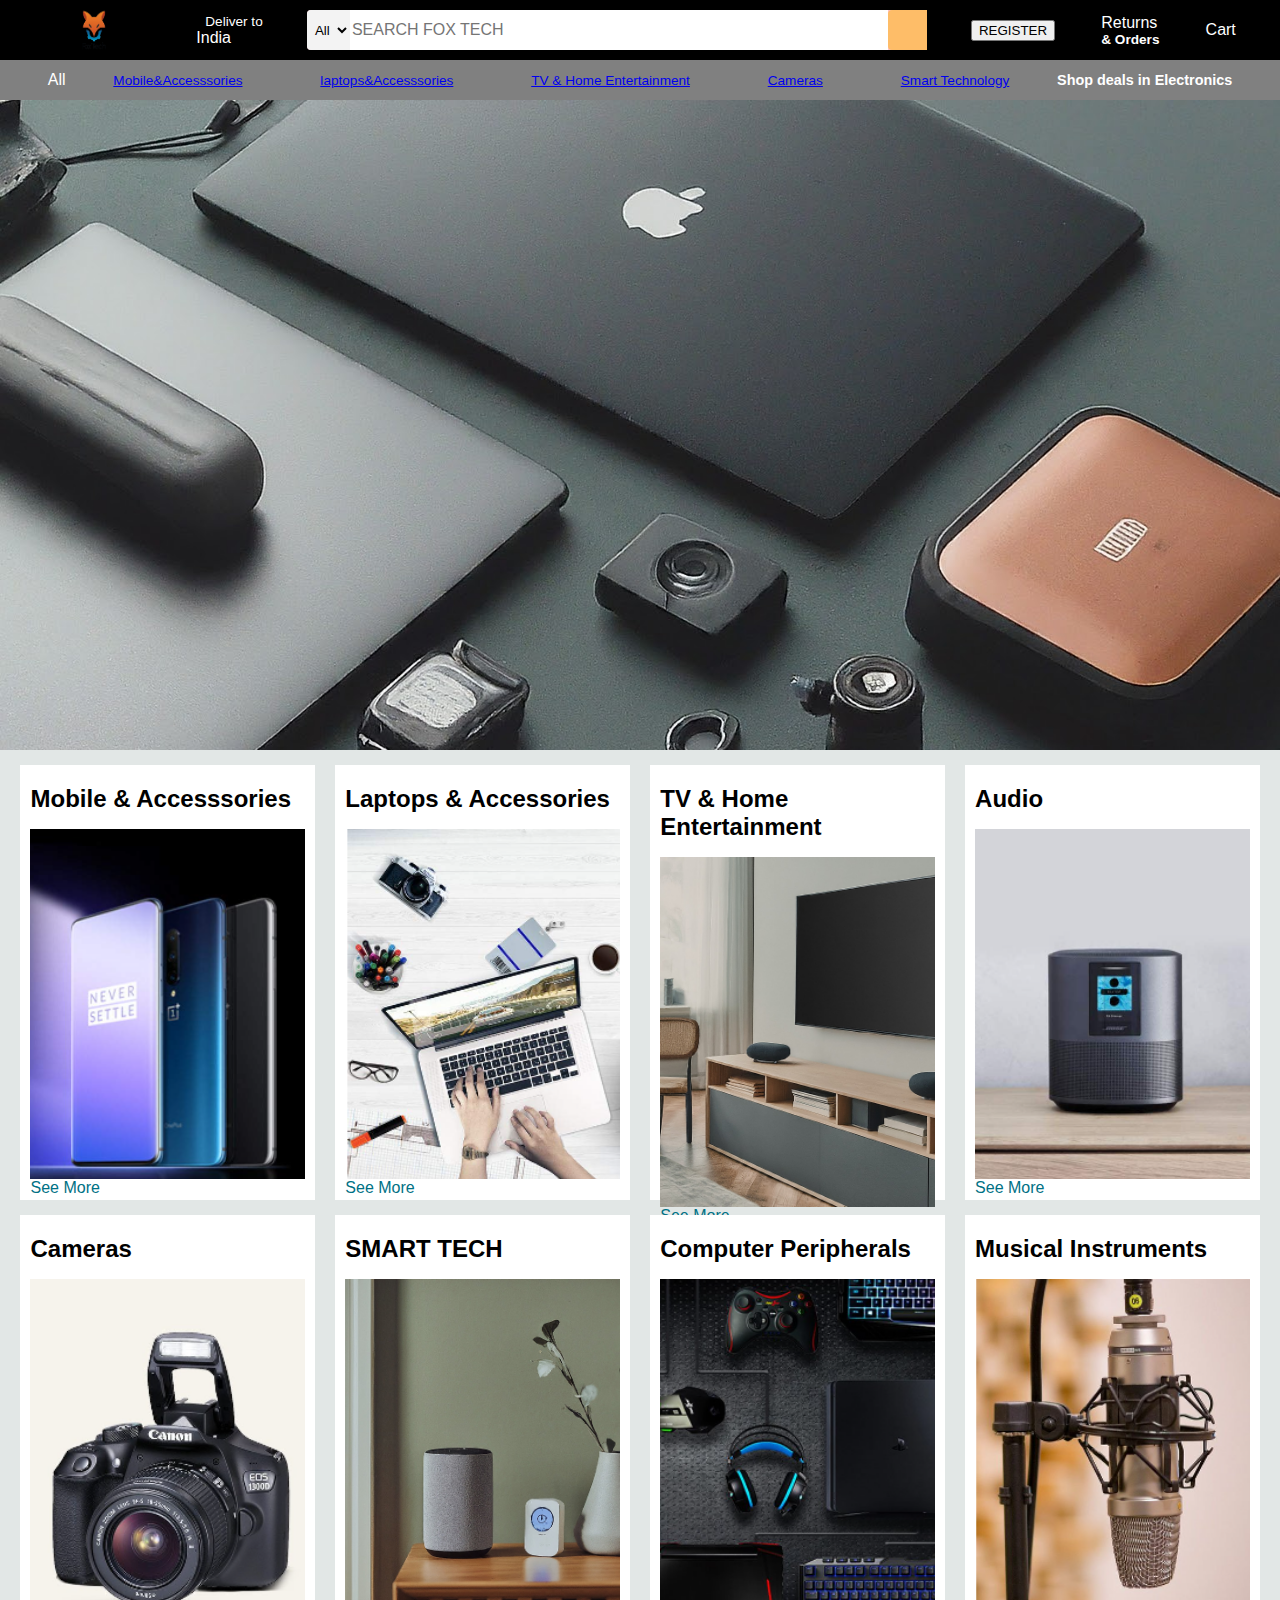
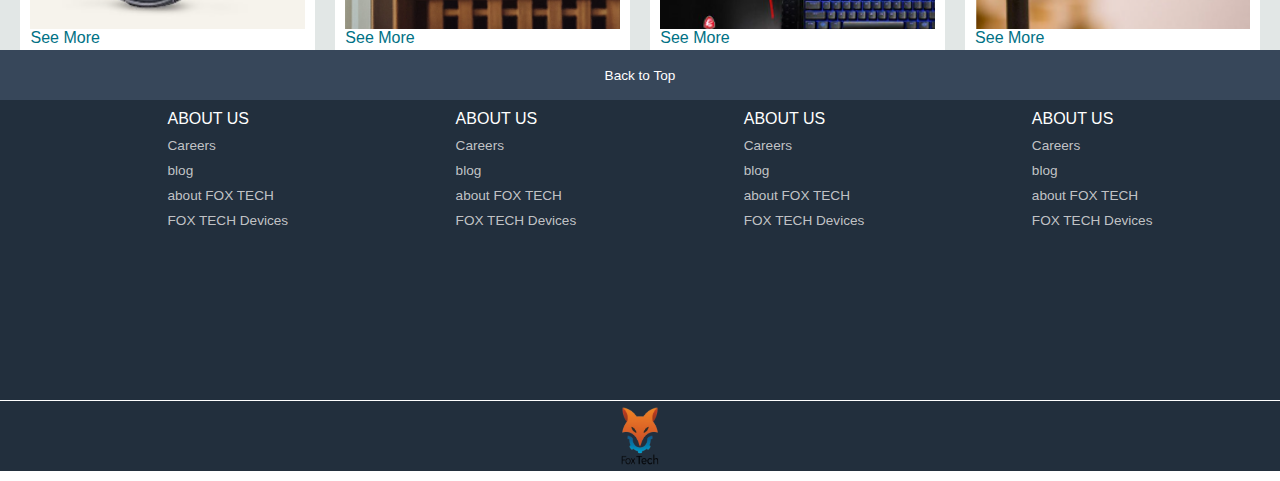
<file: e-commeriers/index.html>
<!DOCTYPE html>

<html lang="en">


    <head><meta charset="utf-8">
        <meta http-equiv="X-UA-Compatin=ble" content="IE=edge">
        <meta name="viewport"  content="width=device-width,initial-scale=1.0">
        <link rel="stylesheet" href="sytle.css">
        <link rel="stylesheet" href="https://cdnjs.cloudflare.com/ajax/libs/font-awesome/6.5.2/css/all.min.css" integrity="sha512-SnH5WK+bZxgPHs44uWIX+LLJAJ9/2PkPKZ5QiAj6Ta86w+fsb2TkcmfRyVX3pBnMFcV7oQPJkl9QevSCWr3W6A==" crossorigin="anonymous" referrerpolicy="no-referrer" />
        <style>
          .dropdown-content {
              display: none;
              position: absolute;
              background-color: #f9f9f9;
              min-width: 160px;
              box-shadow: 0px 8px 16px 0px rgba(0, 0, 0, 0.2);
              z-index: 1;
          }
  
          .dropdown-content a {
              color: black;
              padding: 12px 16px;
              text-decoration: none;
              display: block;
          }
  
          .dropdown-content a:hover {
              background-color: #f1f1f1;
          }
  
          .dropdown:hover .dropdown-content {
              display: block;
          }
  
          .form-popup {
              display: none;
              position: fixed;
              left: 50%;
              top: 50%;
              transform: translate(-50%, -50%);
              border: 3px solid #f1f1f1;
              z-index: 9;
              background-color: white;
              padding: 20px;
              box-shadow: 0 5px 15px rgba(0, 0, 0, 0.3);
          }
  
          .form-container {
              max-width: 300px;
              padding: 10px;
          }
  
          .form-container input[type=text],
          .form-container input[type=password] {
              width: 100%;
              padding: 15px;
              margin: 5px 0 22px 0;
              display: inline-block;
              border: none;
              background: #f1f1f1;
          }
  
          .form-container input[type=text]:focus,
          .form-container input[type=password]:focus {
              background-color: #ddd;
              outline: none;
          }
  
          .form-container .btn {
              background-color: #04AA6D;
              color: white;
              padding: 16px 20px;
              border: none;
              cursor: pointer;
              width: 100%;
              margin-bottom: 10px;
              opacity: 0.8;
          }
  
          .form-container .cancel {
              background-color: red;
          }
  
          .form-container .btn:hover,
          .form-container .cancel:hover {
              opacity: 1;
          }
      </style>
  </head>
        <header>
            <div class="navbar">
                <div class="nav-logo border">
                 <div class="logo">

<img src="fox_png.png" alt="" height="60px" width="50px">

                 </div>
                </div>
            
                <div class="nav-address border">
                  <p class="add-first">Deliver to</p>
                    <div class="add-icon">
                      <i class="fa-solid fa-location-dot"></i>
                      <P class="add-second">India</P>
                  
                    </div>
                </div>

                        <div class="nav-search">
                            <select class="search-select">
                               <option>All</option>
                            </select>
                           <input placeholder="SEARCH FOX TECH" class="search-input">
                           <div class="SEARCH-ICON">
                              <i class="fa-solid fa-magnifying-glass"></i>
                            </div>  
                        </div>

                        <div class="nav-signin border dropdown">
                          <p><button>REGISTER</button></p>
                          <div class="dropdown-content">
                              <a href="login.html" onclick="openForm('loginForm')">Login</a>
                              <a href="sigup.html" onclick="openForm('signUpForm')">Sign Up</a>
                          </div>
                        </div>
                          <div class="nav-return border">
                            <p><span>Returns</span></p>
                            <p class="nav-second">& Orders</p>
                           </div>
                                     <div class="nav-card border">
                                        <i class="fa-solid fa-cart-arrow-down"></i>
                                        Cart
                                     </div>
                
            </div>


            <div class="panel ">
                <div class="panel-all border">
                  <i class="fa-solid fa-bars"></i>
                   All
                </div>
                  <div class="panel-ops ">
                    <a href="Mobile&Accesssories" >Mobile&Accesssories</a>
                    <a href="laptops&Accesssories" >laptops&Accesssories</a>
                    <a href="TV & Home Entertainment" >TV & Home Entertainment</a>
                    <a href="Cameras" >Cameras</a>
                    <a href="Smart Technology" >Smart Technology</a>
                  </div>
                    <div class="panel-deals border">
                        Shop deals in Electronics
                    </div>
                     
                    
                  
            </div>
        </header>
        </div>

<div class="hero-section">

</div>


      
        <div class="shop-section ">
          <div class="box1 box">
            <div class="box-content">
              <h2>Mobile & Accesssories </h2>
            <div class="box-image" style="background-image: url('mobile1.png.png');"></div>
            <p>See More</p>
            </div>
          </div>
          <div class="box2 box">
            <div class="box-content">
              <h2>Laptops & Accessories </h2>
            <div class="box-image" style="background-image: url('Laptops\ &\ Accessories.jpg.png');"></div>
            <p>See More</p>
            </div>
          </div>
          <div class="box3 box">
            <div class="box-content">
              <h2>TV & Home Entertainment </h2>
            <div class="box-image" style="background-image: url('mobile3.png.jng.jpg');"></div>
            <p>See More</p>
            </div>
          </div>
          <div class="box4 box">
            <div class="box-content">
              <h2>Audio </h2>
            <div class="box-image" style="background-image: url('audio.png.png');"></div>
            <p>See More</p>
            </div>
          </div>
          <div class="box1 box">
            <div class="box-content">
              <h2>  Cameras </h2>
            <div class="box-image" style="background-image: url('Cameras.png.png');"></div>
            <p>See More</p>
            </div>
          </div>
          <div class="box2 box">
            <div class="box-content">
              <h2>SMART TECH</h2>
            <div class="box-image" style="background-image: url('mobile5.png.jng.jpg');"></div>
            <p>See More</p>
            </div>
          </div>
          <div class="box3 box">
            <div class="box-content">
              <h2>Computer Peripherals </h2>
            <div class="box-image" style="background-image: url('Computer\ Peripherals.png.png');"></div>
            <p>See More</p>
            </div>
          </div>
          <div class="box4 box">
            <div class="box-content">
              <h2>Musical Instruments </h2>
            <div class="box-image" style="background-image: url('Musical\ Instruments.png.png');"></div>
            <p>See More</p>
            </div>
          </div>
        </div>

<footer>
  <div class="foot-panel1">
    Back to Top
  </div>
<div class="foot-panel2">
  <ul>
    <P>ABOUT US</P>
    <a>Careers</a>
    <a>blog</a>
    <a>about FOX TECH</a>
    <a>FOX TECH Devices</a>
  </ul>
  <ul>
    <P>ABOUT US</P>
    <a>Careers</a>
    <a>blog</a>
    <a>about FOX TECH</a>
    <a>FOX TECH Devices</a>
  </ul>
  <ul>
    <P>ABOUT US</P>
    <a>Careers</a>
    <a>blog</a>
    <a>about FOX TECH</a>
    <a>FOX TECH Devices</a>
  </ul>
  <ul>
    <P>ABOUT US</P>
    <a>Careers</a>
    <a>blog</a>
    <a>about FOX TECH</a>
    <a>FOX TECH Devices</a>
  </ul>
</div>
<div class="foot-panel3">
  
    <img src="fox_png.png" alt="" height="90px" width="80px">

 
    
    </footer>
     </div>
</html>
</file>
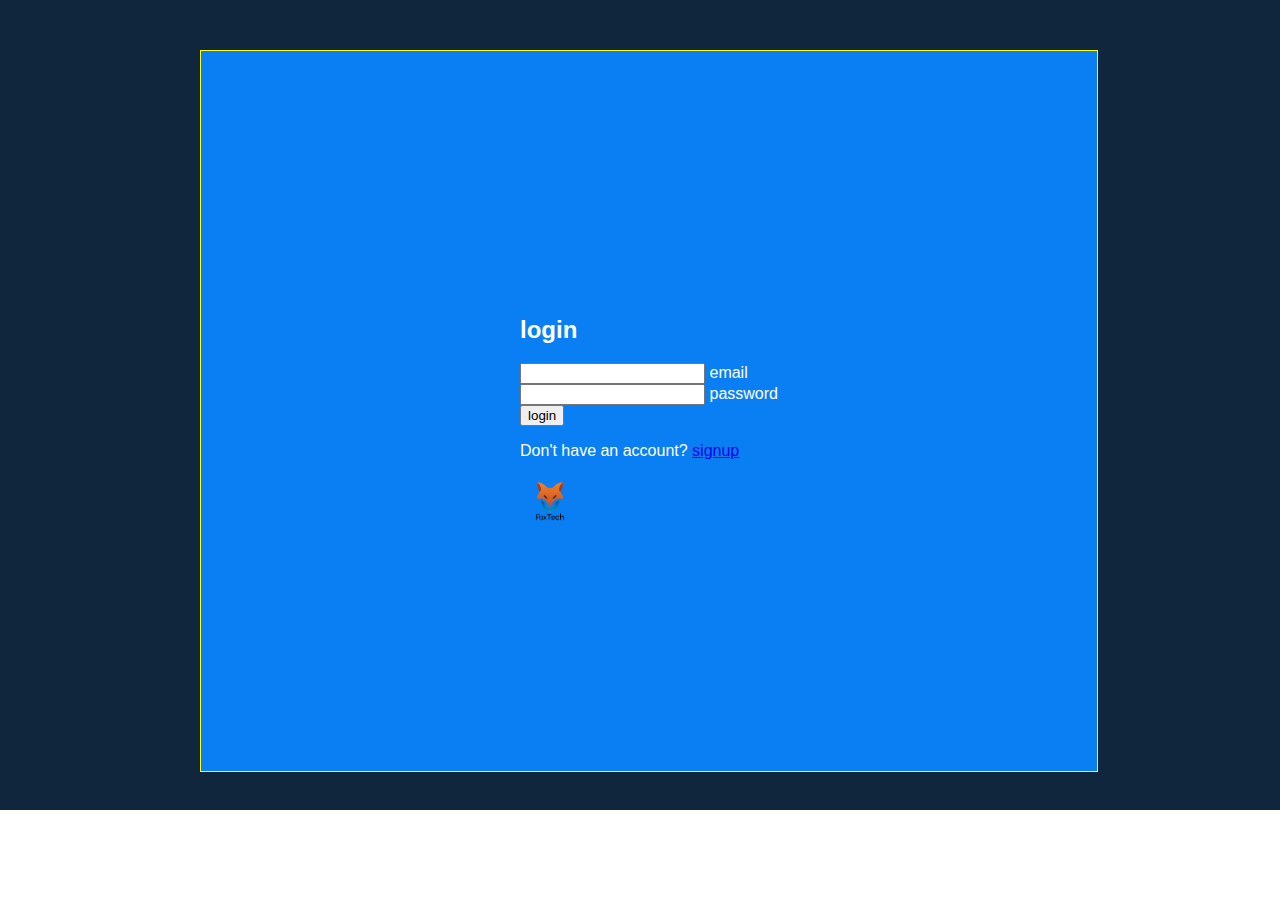
<file: e-commeriers/login.html>
<!DOCTYPE html>
<html lang="en">
<head>
    <meta charset="UTF-8">
    <meta name="viewport" content="width=device-width, initial-scale=1.0">
    <title>Log In</title>
    <link rel="stylesheet" href="login.css">
    <link rel="stylesheet" href="https://cdnjs.cloudflare.com/ajax/libs/font-awesome/6.5.2/css/all.min.css" integrity="sha512-SnH5WK+bZxgPHs44uWIX+LLJAJ9/2PkPKZ5QiAj6Ta86w+fsb2TkcmfRyVX3pBnMFcV7oQPJkl9QevSCWr3W6A==" crossorigin="anonymous" referrerpolicy="no-referrer" />
</head>
<body>
    <div class="box-model"></div>
      <div class="container">
        <div class="from.box">
            <h2>login</h2>
         
           <form action="#">
                <div class="input.box">
                 <span class="icon"> </span>
                 <input type="email" required>
                 <label>email</label><i class="fa-solid fa-circle-user"></i>
                </div>
                <div class="input.box">
                 <span class="icon"></span>
                 <input type="password"required>
                 <label>password</label><i class="fa-solid fa-lock"></i>
                </div>
                <button class="btn">login</button>
                <div class="no.account">
                    <p>Don't have an account? <a href="sigup.html" class="Register-link"> signup </a></p>
                    <div class="logo">
                       <img src="fox_png.png" alt="no-img" height="60px" width="60px">
                    </div>

                </div>
           </form>
          
        </div>
      </div>  
    </div>
</body>
</html>
</file>
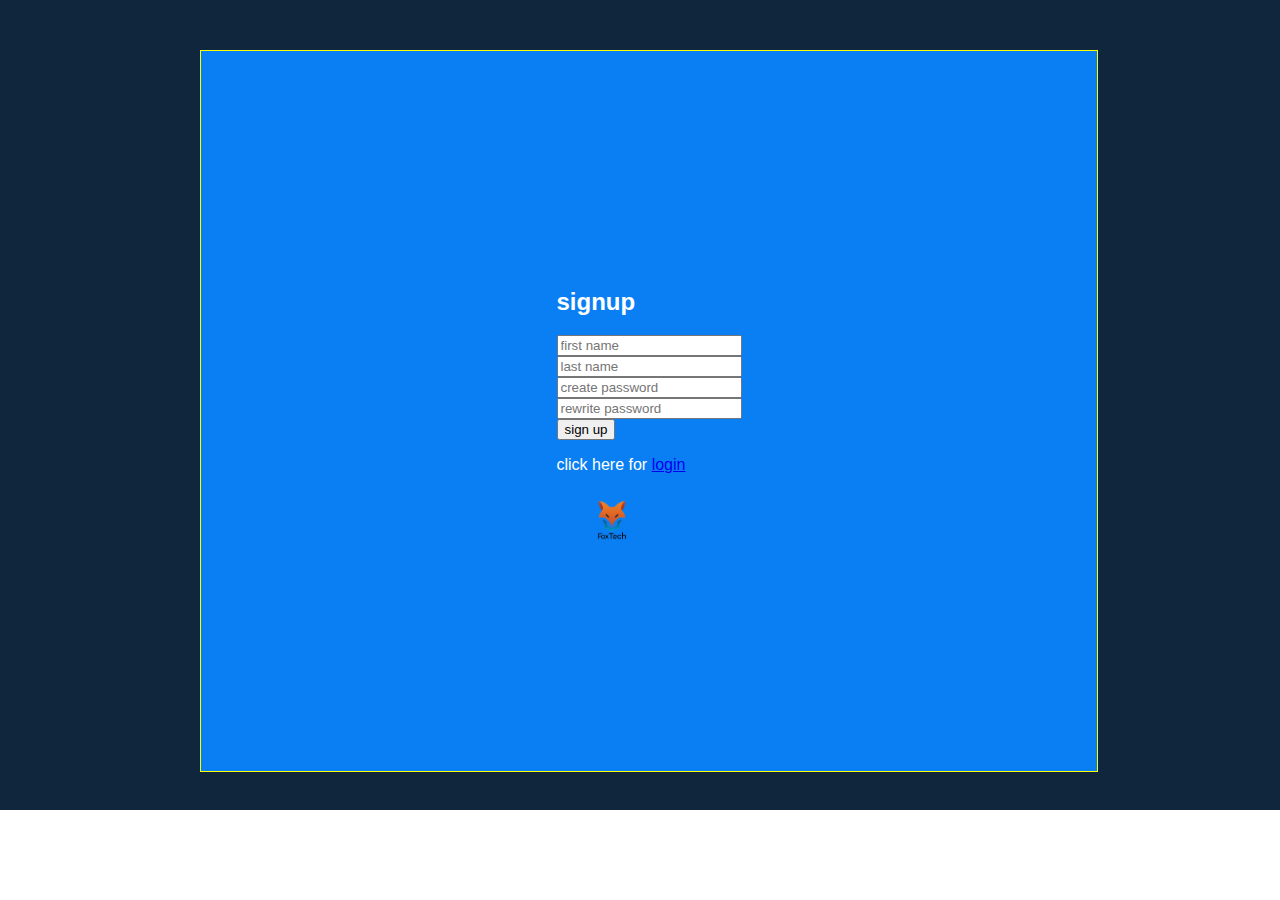
<file: e-commeriers/sigup.html>
<!DOCTYPE html>
<html lang="en">
<head>
    <meta charset="UTF-8">
    <meta name="viewport" content="width=device-width, initial-scale=1.0">
    <title>Log In</title>
    <link rel="stylesheet" href="sigup.css">
    <link rel="stylesheet" href="https://cdnjs.cloudflare.com/ajax/libs/font-awesome/6.5.2/css/all.min.css" integrity="sha512-SnH5WK+bZxgPHs44uWIX+LLJAJ9/2PkPKZ5QiAj6Ta86w+fsb2TkcmfRyVX3pBnMFcV7oQPJkl9QevSCWr3W6A==" crossorigin="anonymous" referrerpolicy="no-referrer" />
</head>
<body>
    <div class="box-model"></div>
      <div class="container">
        <div class="from.box">
            <h2>signup</h2>
         
           <form action="#">
                <div class="input.box">
                 <span class="icon"> </span>
                 <input placeholder="first name" required>
                 <i class="fa-solid fa-circle-user"></i>
                </div>
                <div class="input.box">
                 <span class="icon"></span>
                 <input  placeholder="last name"required>
                </div>
                   <div class="input.box">
                    <span class="icon"></span>
                    <input placeholder="create password" type="create password"required>
                    <i class="fa-solid fa-lock"></i>
                   </div>
                   <div class="input.box">
                    <span class="icon"></span>
                    <input placeholder="rewrite password"required> 
                   </div>
                <button  class="btn">sign up </button>
                <div class="no.account">
                    <p>click here for <a href="login.html" class="Register-link"> login</a></p>
                    <div class="logo">
                       <img src="fox_png.png" alt="no-img" height="60px" width="60px" >
                    </div>

                </div>
           </form>
          
        </div>
      </div>  
    </div>
</body>
</html>
</file>
<file: e-commeriers/sytle.css>
*{
    margin: 0;
    font-family: arial;
    border:border-box;
}
.navbar{
    height:60px;
    background-color: black;
    color:white;
    display: flex;
    align-items: center;
    justify-content: space-evenly;

}
.nav-logo{
    height: 50px;
    width: 100px;
}
/**
.logo{
    background-image:url("fox_png.png");
background-size: cover;
height:50px;
width: 100px;
}
**/
.border{
    border: 2px solid transparent;

}
.border:hover {
    border: 3px solid white;
}
.add-first {
    color:white;
    font-size: 0.85rem;
    margin: left 30px; ;
}

.add-first{
    color: white;
    font-size: 0.85rem;
    margin-left: 15px;

}
.add-second{
    font-size: 1rem;
    margin-left:3px;

}
.add-icon{
    display: flex;
    align-items: center;
    margin-left: 3px;
}

/**BOX3**/

.nav-search {
    display: flex;
    justify-content: space-evenly;
    background-color: pink;
    width: 620px;
    height: 40px;
    border-radius: 4px;
}

.search-select {
    background-color: #f3f3f3;
  width:50px;
  text-align:center;
  border-top-left-radius: 4px;
  border-bottom-left-radius :4px; 
  border: none;
}
.search-input{
    width: 100%;
    font-size: 1rem;
    border: none;
}

.SEARCH-ICON {
    width: 45px;
    display: flex;
    justify-content: center;
    align-items: center;
    font-size: 1.5rem;
    background-color: #febd68;
    border-top-left-radius: 4px;
border-bottom-left-radius :4px;
color: #0f1111;
}
.nav-search:hover{
    border: 2px soild #febd68;
}

/**box4**/
.span{
     font-size: 0.7rem;
}
.nav-second{
    font-size:0.85rem;
    font-weight: 700;
}
.nav-profile{
    width: 45px;
    display: flex;
    align-items: center;
    font-size: 1rem ;
border: #f3f3f3;
}

/**box5**/
.nav-cart i {
    font-size: 30px;
}
.nav-cart{
    font-size: 0.85rem;
    font-weight: 700px;
}
/**panel**/

.panel{
    height: 40px;
    background-color:gray;
    display: flex;
    color:white;
    align-items: center;
    justify-content: space-evenly;
} 
.panel-ops p{
  display: inline;
  margin-left: 15px;
}
.panel-ops {
    width:70%;
    font-size: 0.85rem;
    display: flex;
    justify-content: space-between;
    align-items:center;
}

.panel-deals{
    font-size: 0.9rem;
    font-weight: 700;
}
/**hero section**/
.hero-section{
    background-image: url("fox1-png.jpg");
    background-size: cover;
    height: 650px;
    

}

/**shop section**/
.shop-section{
    display: flex;
    flex-wrap: wrap;
    justify-content: space-evenly;
    background-color: #e2e7e6;
}
.box{
    /**border: 2px solid black;**/
    height: 400px;
    width: 23%;
background-color: white;
padding: 20px 0px 15px;
margin-top: 15px;

}
.box-image{
    background-size: cover;
    height: 350px;
    margin-top: 1rem;
    margin-bottom: 0rem;
}
.box-content{
margin-left: 10px;
margin-right: 10px;
}
.box-content p {
color: #007185;
}

/**footer**/
.footer{
    margin-top: 20px;
}
.foot-panel1{
    background-color: #37475a;
    color:white;
    height: 50px;
    display: flex;
    justify-content: center;
    align-items: center;
    font-size: 0.85rem;
}

.foot-panel2 {
    background-color: #222f3d;
    color:white;
    height:300px;
    display: flex;
    justify-content: space-evenly;
}

ul a{
    margin-top: 20px;
}
ul a{
    
    display: block;
    font-size: 0.85rem;
    margin-top: 10px;
    color:#dddd;
}
.foot-panel2 p{
    margin-top: 10px;
}
.foot-panel3{
    background-color:#222f3d;
    color: white;
    border-top: 0.5px solid white;
    height: 70px;
    display: flex;
    justify-content: space-evenly;
    align-items: center;
}
.logo{
 
height:50px;
width: 100px;
display:flex;
align-items:center;
justify-content: center;
}
</file>
<file: e-commeriers/login.css>
body{
    margin: 0px;
    box-sizing: border-box;
    font-family: Arial, Helvetica, sans-serif;

}
.box-model{ 
        display: flex;
         justify-content: center;
       align-items: center;
        height:90vh;
       background-color: #10263c;
       color: white;
      }
.container{
    position: absolute;
    top: 0;
    width: 70%;
    height: 80vh;
    border: 1px solid yellow;
    background-color: #0a7ff4 ;
    margin: 50px 0px 0px 0px ;
    margin-left: 200px;
    display: flex;
   justify-content: center;
    align-items: center;
    color: white;

}
 
.logo{
    background-size: cover;
height:50px;
width: 100px;
display:flex;
align-items:center;
justify-content: space-between;
}

.no.account a{
display: flex;
align-items: center;
justify-content: center;
}
</file>
<file: e-commeriers/sigup.css>
body{
    margin: 0px;
    box-sizing: border-box;
    font-family: Arial, Helvetica, sans-serif;

}
.box-model{ 
        display: flex;
         justify-content: center;
       align-items: center;
        height:90vh;
       background-color: #10263c;
       color: white;
      }
.container{
    position: absolute;
    top: 0;
    width: 70%;
    height: 80vh;
    border: 1px solid yellow;
    background-color: #0a7ff4 ;
    margin: 50px 0px 0px 0px ;
    margin-left: 200px;
    display: flex;
   justify-content: center;
    align-items: center;
    color: white;
}
.logo{
    margin-left: 25px;
}
</file>
